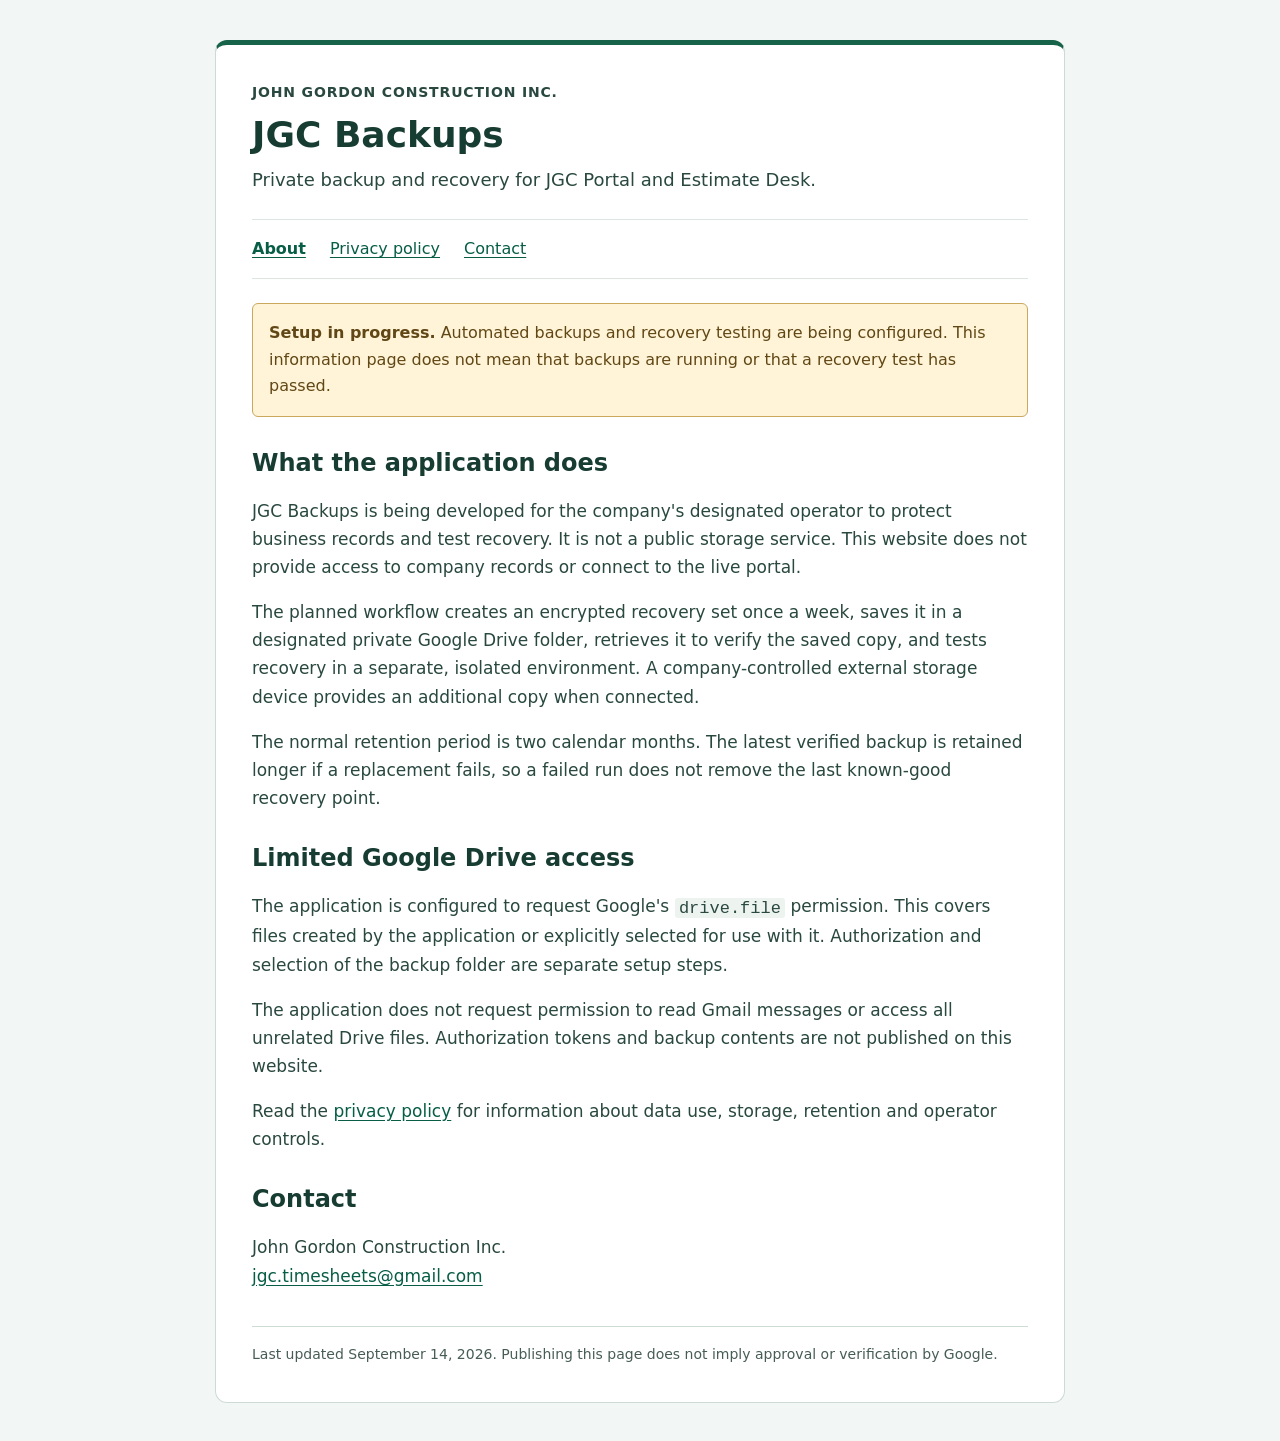
<file: index.html>
<!doctype html>
<html lang="en">
<head>
  <meta charset="utf-8">
  <meta name="viewport" content="width=device-width, initial-scale=1">
  <meta name="description" content="Information about JGC Backups, the private backup and recovery application for John Gordon Construction Inc.">
  <meta name="robots" content="noindex, nofollow">
  <title>JGC Backups | John Gordon Construction Inc.</title>
  <link rel="stylesheet" href="styles.css">
</head>
<body>
<main>
  <header>
    <p class="eyebrow">John Gordon Construction Inc.</p>
    <h1>JGC Backups</h1>
    <p class="lead">Private backup and recovery for JGC Portal and Estimate Desk.</p>
  </header>
  <nav aria-label="Information pages"><a href="index.html" aria-current="page">About</a><a href="privacy.html">Privacy policy</a><a href="#contact">Contact</a></nav>
  <aside class="notice"><strong>Setup in progress.</strong> Automated backups and recovery testing are being configured. This information page does not mean that backups are running or that a recovery test has passed.</aside>
  <section aria-labelledby="purpose">
    <h2 id="purpose">What the application does</h2>
    <p>JGC Backups is being developed for the company's designated operator to protect business records and test recovery. It is not a public storage service. This website does not provide access to company records or connect to the live portal.</p>
    <p>The planned workflow creates an encrypted recovery set once a week, saves it in a designated private Google Drive folder, retrieves it to verify the saved copy, and tests recovery in a separate, isolated environment. A company-controlled external storage device provides an additional copy when connected.</p>
    <p>The normal retention period is two calendar months. The latest verified backup is retained longer if a replacement fails, so a failed run does not remove the last known-good recovery point.</p>
  </section>
  <section aria-labelledby="access">
    <h2 id="access">Limited Google Drive access</h2>
    <p>The application is configured to request Google's <code>drive.file</code> permission. This covers files created by the application or explicitly selected for use with it. Authorization and selection of the backup folder are separate setup steps.</p>
    <p>The application does not request permission to read Gmail messages or access all unrelated Drive files. Authorization tokens and backup contents are not published on this website.</p>
    <p>Read the <a href="privacy.html">privacy policy</a> for information about data use, storage, retention and operator controls.</p>
  </section>
  <section id="contact" aria-labelledby="contact-heading">
    <h2 id="contact-heading">Contact</h2>
    <p>John Gordon Construction Inc.<br><a href="mailto:jgc.timesheets@gmail.com">jgc.timesheets@gmail.com</a></p>
  </section>
  <footer>Last updated September 14, 2026. Publishing this page does not imply approval or verification by Google.</footer>
</main>
</body>
</html>
</file>
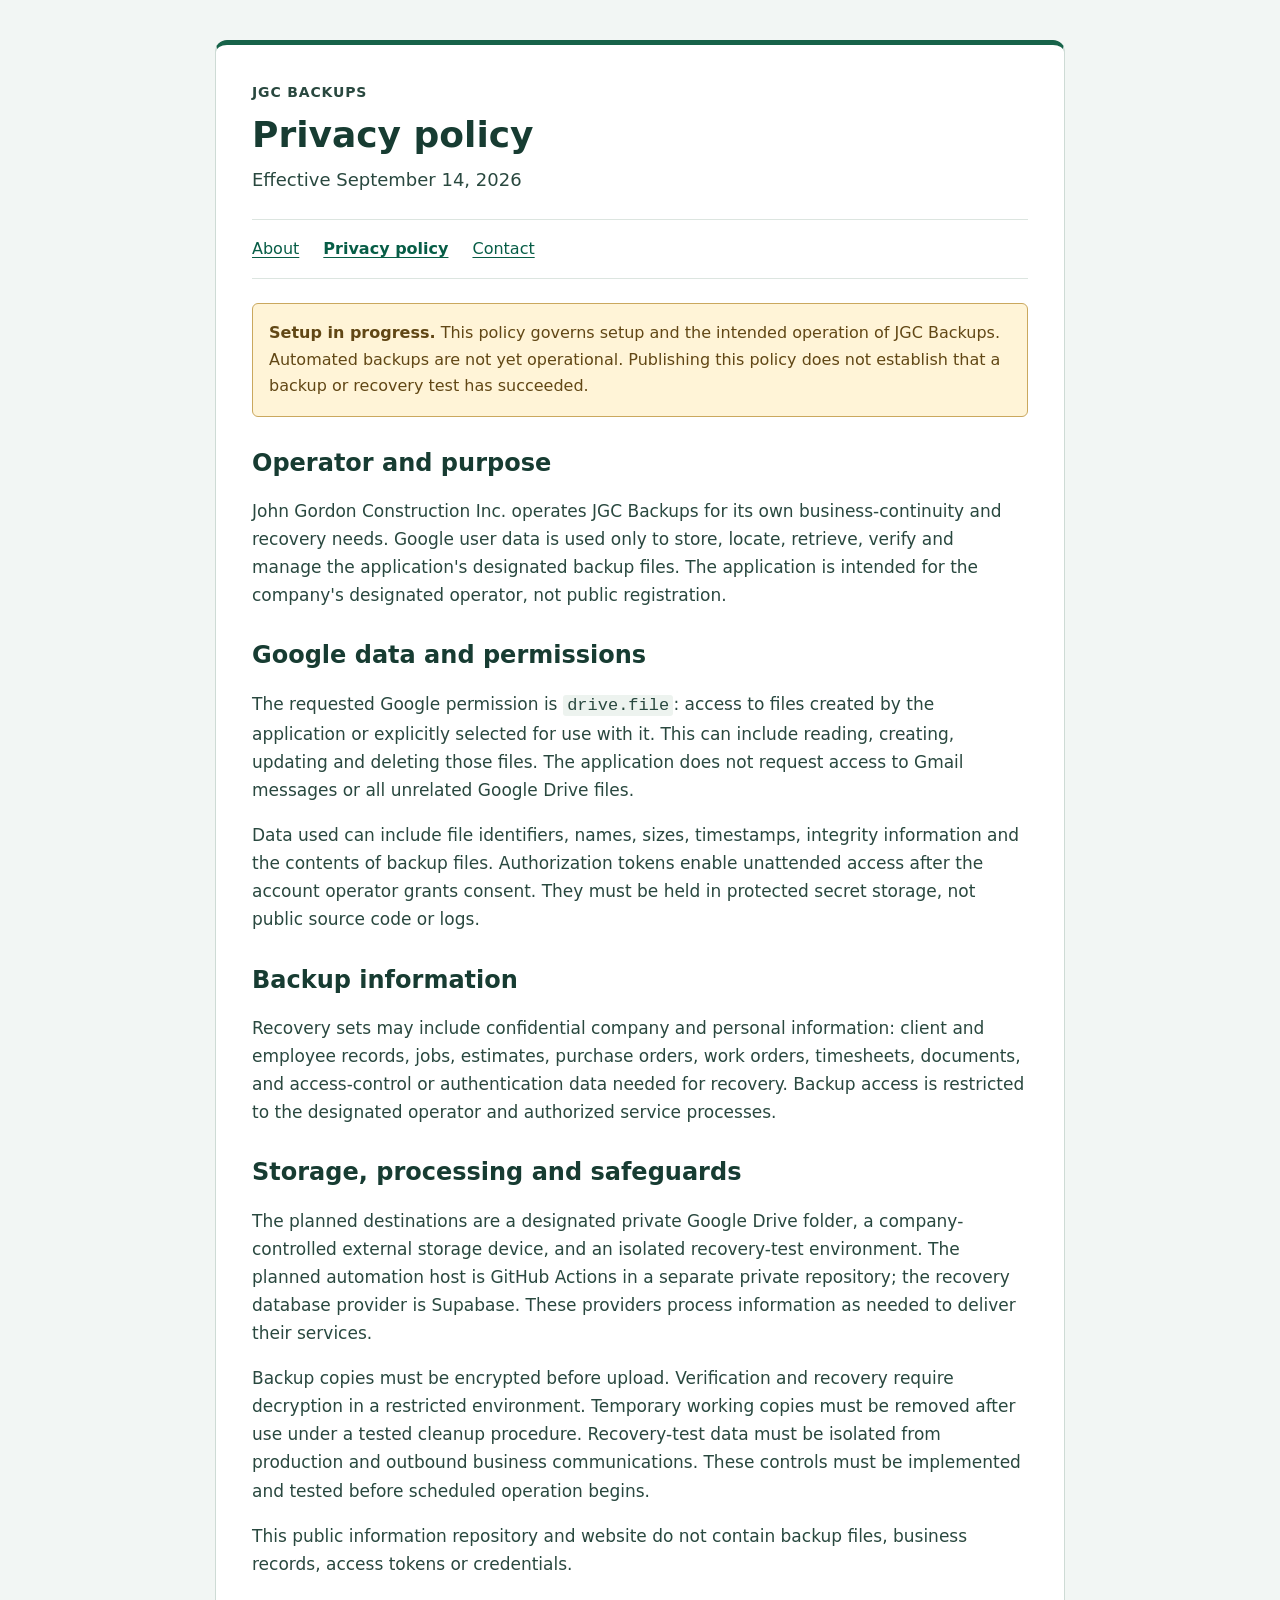
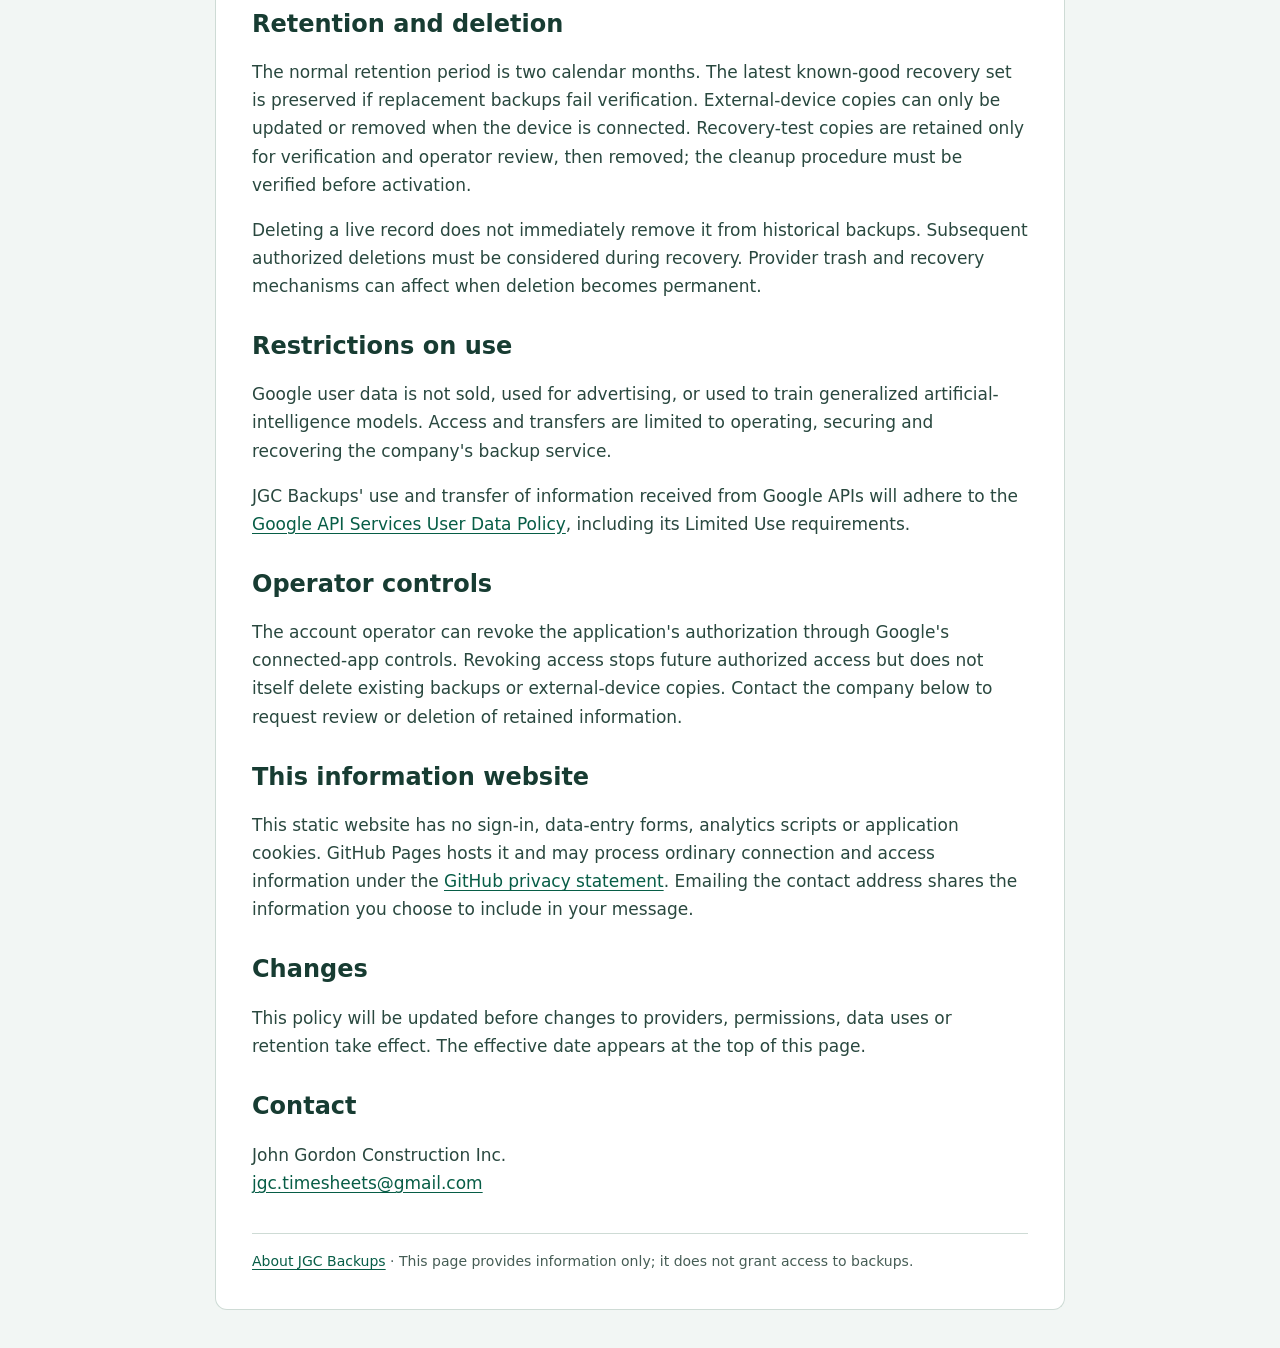
<file: privacy.html>
<!doctype html>
<html lang="en">
<head>
  <meta charset="utf-8">
  <meta name="viewport" content="width=device-width, initial-scale=1">
  <meta name="description" content="JGC Backups privacy policy: Google Drive access, backup data, storage, retention and operator controls.">
  <meta name="robots" content="noindex, nofollow">
  <title>Privacy policy | JGC Backups</title>
  <link rel="stylesheet" href="styles.css">
</head>
<body>
<main>
  <header>
    <p class="eyebrow">JGC Backups</p>
    <h1>Privacy policy</h1>
    <p class="lead">Effective September 14, 2026</p>
  </header>
  <nav aria-label="Information pages"><a href="index.html">About</a><a href="privacy.html" aria-current="page">Privacy policy</a><a href="#contact">Contact</a></nav>
  <aside class="notice"><strong>Setup in progress.</strong> This policy governs setup and the intended operation of JGC Backups. Automated backups are not yet operational. Publishing this policy does not establish that a backup or recovery test has succeeded.</aside>
  <section>
    <h2>Operator and purpose</h2>
    <p>John Gordon Construction Inc. operates JGC Backups for its own business-continuity and recovery needs. Google user data is used only to store, locate, retrieve, verify and manage the application's designated backup files. The application is intended for the company's designated operator, not public registration.</p>
    <h2>Google data and permissions</h2>
    <p>The requested Google permission is <code>drive.file</code>: access to files created by the application or explicitly selected for use with it. This can include reading, creating, updating and deleting those files. The application does not request access to Gmail messages or all unrelated Google Drive files.</p>
    <p>Data used can include file identifiers, names, sizes, timestamps, integrity information and the contents of backup files. Authorization tokens enable unattended access after the account operator grants consent. They must be held in protected secret storage, not public source code or logs.</p>
    <h2>Backup information</h2>
    <p>Recovery sets may include confidential company and personal information: client and employee records, jobs, estimates, purchase orders, work orders, timesheets, documents, and access-control or authentication data needed for recovery. Backup access is restricted to the designated operator and authorized service processes.</p>
    <h2>Storage, processing and safeguards</h2>
    <p>The planned destinations are a designated private Google Drive folder, a company-controlled external storage device, and an isolated recovery-test environment. The planned automation host is GitHub Actions in a separate private repository; the recovery database provider is Supabase. These providers process information as needed to deliver their services.</p>
    <p>Backup copies must be encrypted before upload. Verification and recovery require decryption in a restricted environment. Temporary working copies must be removed after use under a tested cleanup procedure. Recovery-test data must be isolated from production and outbound business communications. These controls must be implemented and tested before scheduled operation begins.</p>
    <p>This public information repository and website do not contain backup files, business records, access tokens or credentials.</p>
    <h2>Retention and deletion</h2>
    <p>The normal retention period is two calendar months. The latest known-good recovery set is preserved if replacement backups fail verification. External-device copies can only be updated or removed when the device is connected. Recovery-test copies are retained only for verification and operator review, then removed; the cleanup procedure must be verified before activation.</p>
    <p>Deleting a live record does not immediately remove it from historical backups. Subsequent authorized deletions must be considered during recovery. Provider trash and recovery mechanisms can affect when deletion becomes permanent.</p>
    <h2>Restrictions on use</h2>
    <p>Google user data is not sold, used for advertising, or used to train generalized artificial-intelligence models. Access and transfers are limited to operating, securing and recovering the company's backup service.</p>
    <p>JGC Backups' use and transfer of information received from Google APIs will adhere to the <a href="https://developers.google.com/terms/api-services-user-data-policy">Google API Services User Data Policy</a>, including its Limited Use requirements.</p>
    <h2>Operator controls</h2>
    <p>The account operator can revoke the application's authorization through Google's connected-app controls. Revoking access stops future authorized access but does not itself delete existing backups or external-device copies. Contact the company below to request review or deletion of retained information.</p>
    <h2>This information website</h2>
    <p>This static website has no sign-in, data-entry forms, analytics scripts or application cookies. GitHub Pages hosts it and may process ordinary connection and access information under the <a href="https://docs.github.com/en/site-policy/privacy-policies/github-general-privacy-statement">GitHub privacy statement</a>. Emailing the contact address shares the information you choose to include in your message.</p>
    <h2>Changes</h2>
    <p>This policy will be updated before changes to providers, permissions, data uses or retention take effect. The effective date appears at the top of this page.</p>
  </section>
  <section id="contact" aria-labelledby="contact-heading">
    <h2 id="contact-heading">Contact</h2>
    <p>John Gordon Construction Inc.<br><a href="mailto:jgc.timesheets@gmail.com">jgc.timesheets@gmail.com</a></p>
  </section>
  <footer><a href="index.html">About JGC Backups</a> · This page provides information only; it does not grant access to backups.</footer>
</main>
</body>
</html>
</file>
<file: styles.css>
:root{color-scheme:light;font-family:system-ui,-apple-system,BlinkMacSystemFont,"Segoe UI",sans-serif;color:#173c32;background:#f2f6f4;font-size:100%;line-height:1.65}
*{box-sizing:border-box}
body{margin:0}
main{max-width:850px;margin:40px auto;padding:36px;background:#fff;border:1px solid #cedbd5;border-top:5px solid #176349;border-radius:12px}
h1,h2{line-height:1.2;color:#173c32}
h1{font-size:2.25rem;margin:.25em 0}
h2{font-size:1.5rem;margin-top:2rem}
p{font-size:1.0625rem;color:#29483f;overflow-wrap:anywhere}
a{color:#075d46;text-decoration:underline;text-underline-offset:.2em;overflow-wrap:anywhere}
a:hover{color:#003729}
a:focus-visible{outline:3px solid #176349;outline-offset:4px;border-radius:2px}
.eyebrow{font-size:.875rem;font-weight:650;letter-spacing:.06em;text-transform:uppercase;margin:0}
.lead{font-size:1.125rem;margin-top:.5rem}
nav{display:flex;gap:1.5rem;flex-wrap:wrap;padding:1rem 0;border-top:1px solid #dce5e0;border-bottom:1px solid #dce5e0;margin:1.5rem 0}
nav a[aria-current=page]{font-weight:700}
.notice{padding:1rem;background:#fff4d7;border:1px solid #caa85e;border-radius:6px;color:#614715;font-size:1rem}
code{font-size:1em;background:#edf3ef;padding:.05em .25em;border-radius:3px}
footer{margin-top:2.25rem;padding-top:1rem;border-top:1px solid #cedbd5;font-size:.875rem;color:#465d55}
@media(max-width:600px){main{margin:12px;padding:20px}h1{font-size:1.8rem}nav{gap:1rem}}
</file>
